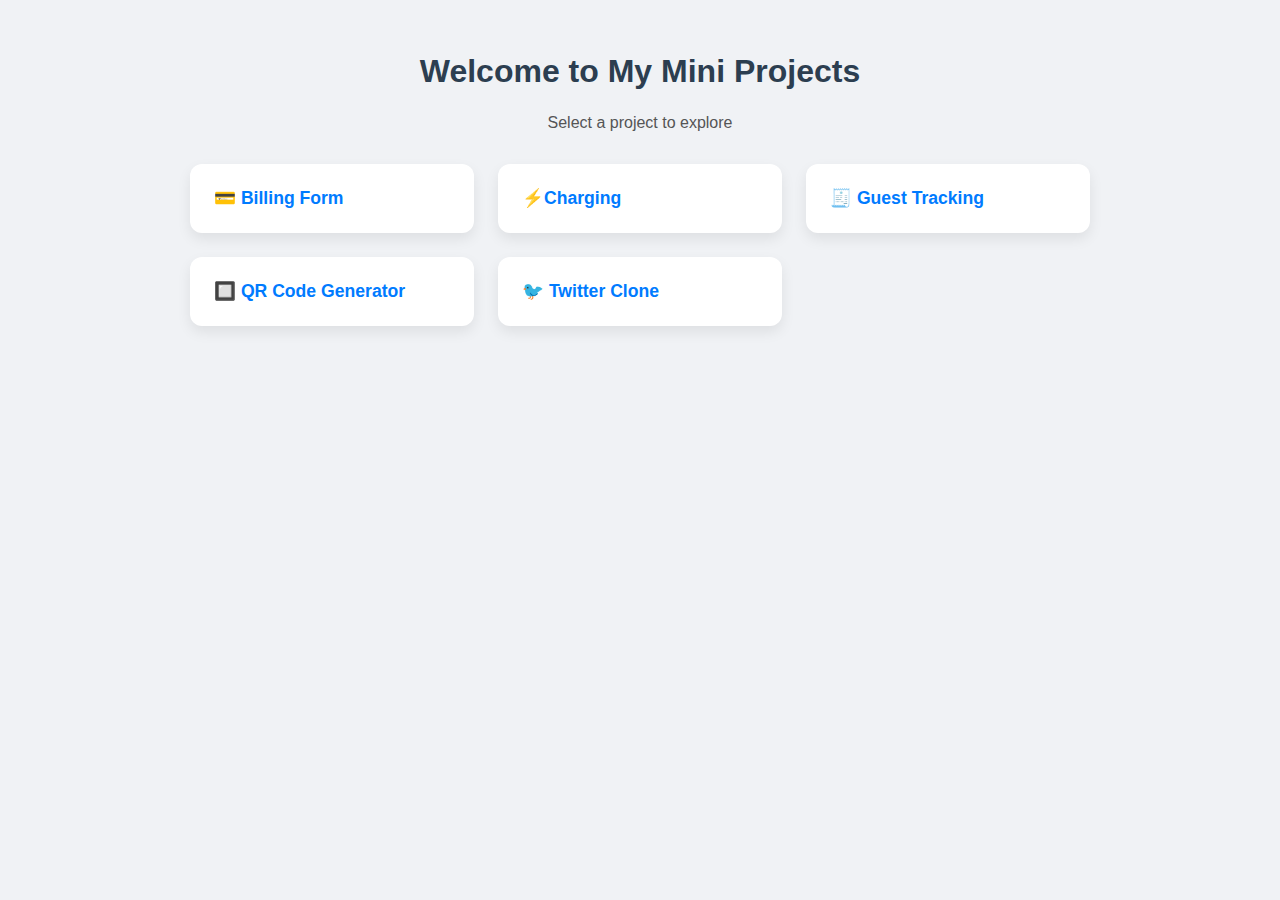
<file: index.html>
<!DOCTYPE html>
<html lang="en">
<head>
  <meta charset="UTF-8">
  <title>Turah Rae | Mini Projects</title>
  <meta name="viewport" content="width=device-width, initial-scale=1.0" />
  <style>
    body {
      font-family: 'Segoe UI', sans-serif;
      background-color: #f0f2f5;
      margin: 0;
      padding: 2rem;
      display: flex;
      flex-direction: column;
      align-items: center;
    }

    h1 {
      color: #2c3e50;
      margin-bottom: 0.5rem;
    }

    p {
      color: #555;
      margin-bottom: 2rem;
    }

    .projects {
      display: grid;
      grid-template-columns: repeat(auto-fit, minmax(220px, 1fr));
      gap: 1.5rem;
      width: 100%;
      max-width: 900px;
    }

    .card {
      background-color: #fff;
      padding: 1.5rem;
      border-radius: 12px;
      box-shadow: 0 6px 14px rgba(0, 0, 0, 0.08);
      transition: transform 0.2s ease, box-shadow 0.2s ease;
    }

    .card:hover {
      transform: translateY(-6px);
      box-shadow: 0 10px 18px rgba(0, 0, 0, 0.12);
    }

    .card a {
      text-decoration: none;
      color: #007bff;
      font-size: 1.1rem;
      font-weight: 600;
    }

    .card a:hover {
      text-decoration: underline;
    }
  </style>
</head>
<body>
  <h1> Welcome to My Mini Projects</h1>
  <p>Select a project to explore</p>

  <div class="projects">
    <div class="card">
      <a href="./Billing-Form/">💳 Billing Form</a>
    </div>
    <div class="card">
      <a href="./Charging/">⚡Charging</a>
    </div>
    <div class="card">
      <a href="./Guest">🧾 Guest Tracking</a>
    </div>
    <div class="card">
      <a href="./QRcode/">🔲 QR Code Generator</a>
    </div>
    <div class="card">
      <a href="./Twt">🐦 Twitter Clone</a>
    </div>
  </div>
</body>
</html>
</file>
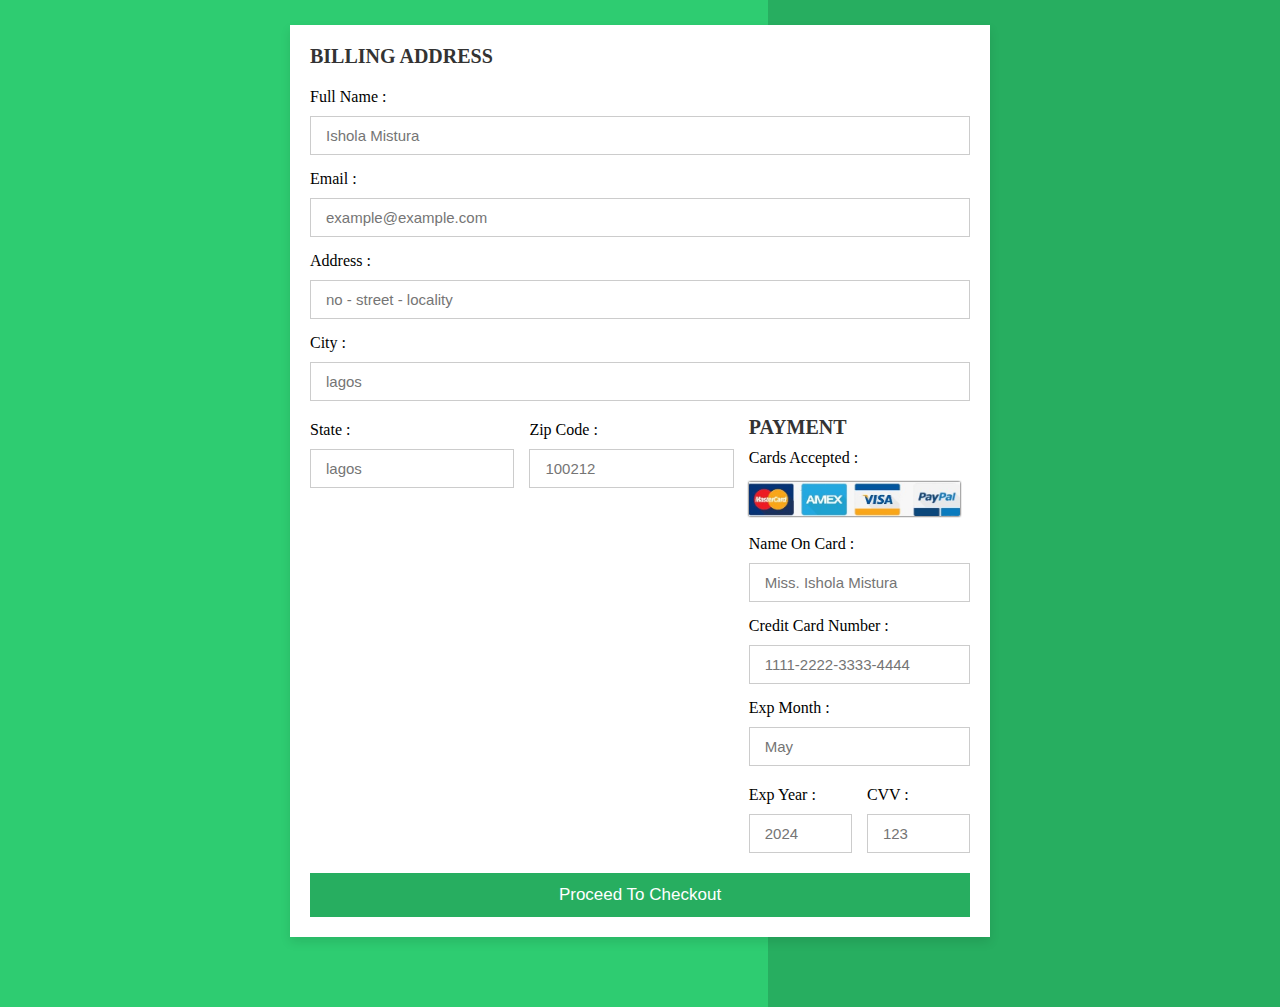
<file: Billing-Form/index.html>
<!DOCTYPE html>
<html>
    <head>
        <title>Gateway Form</title>
        <link rel="stylesheet" href="style.css">
    </head>
    <body>
        <div class="container">
            <form action="">
            <div class="row">
            <div class="col">
                <h3 class="title">billing address</h3>

                <div class="inputBox">
                    <span>full name :</span>
                    <input type="text" placeholder="Ishola Mistura">
                </div>

                <div class="inputBox">
                    <span>email :</span>
                    <input type="email" placeholder="example@example.com">
                </div>

                <div class="inputBox">
                    <span>address :</span>
                    <input type="text" placeholder="no - street - locality">
                </div>

                <div class="inputBox">
                    <span>city :</span>
                    <input type="text" placeholder="lagos">
                </div>

                <div class="flex">
                <div class="inputBox">
                    <span>state :</span>
                    <input type="text" placeholder="lagos">
                </div>

                <div class="inputBox">
                    <span>zip code :</span>
                    <input type="text" placeholder="100212">
                </div>
                
                <div class="col">

                    <h3 class="title">payment</h3>
    
                    <div class="inputBox">
                        <span>cards accepted :</span>
                        <img src="Atm Cards.JPG" alt="">
                    </div>

                    <div class="inputBox">
                        <span>name on card :</span>
                        <input type="text" placeholder="Miss. Ishola Mistura">
                    </div>
    
                    <div class="inputBox">
                        <span>credit card number :</span>
                        <input type="number" placeholder="1111-2222-3333-4444">
                    </div>
    
                    <div class="inputBox">
                        <span>exp month :</span>
                        <input type="text" placeholder="May">
                    </div>
    
                    <div class="flex">
                    <div class="inputBox">
                        <span>exp year :</span>
                        <input type="number" placeholder="2024">
                    </div>
    
                    <div class="inputBox">
                        <span>CVV :</span>
                        <input type="text" placeholder="123">
                    </div>
                    </div>
            </div>
            </div>

            <input type="submit" value="proceed to checkout" class="submit-btn">

        </form>
            </div>
                
    </body>
</html>
</file>
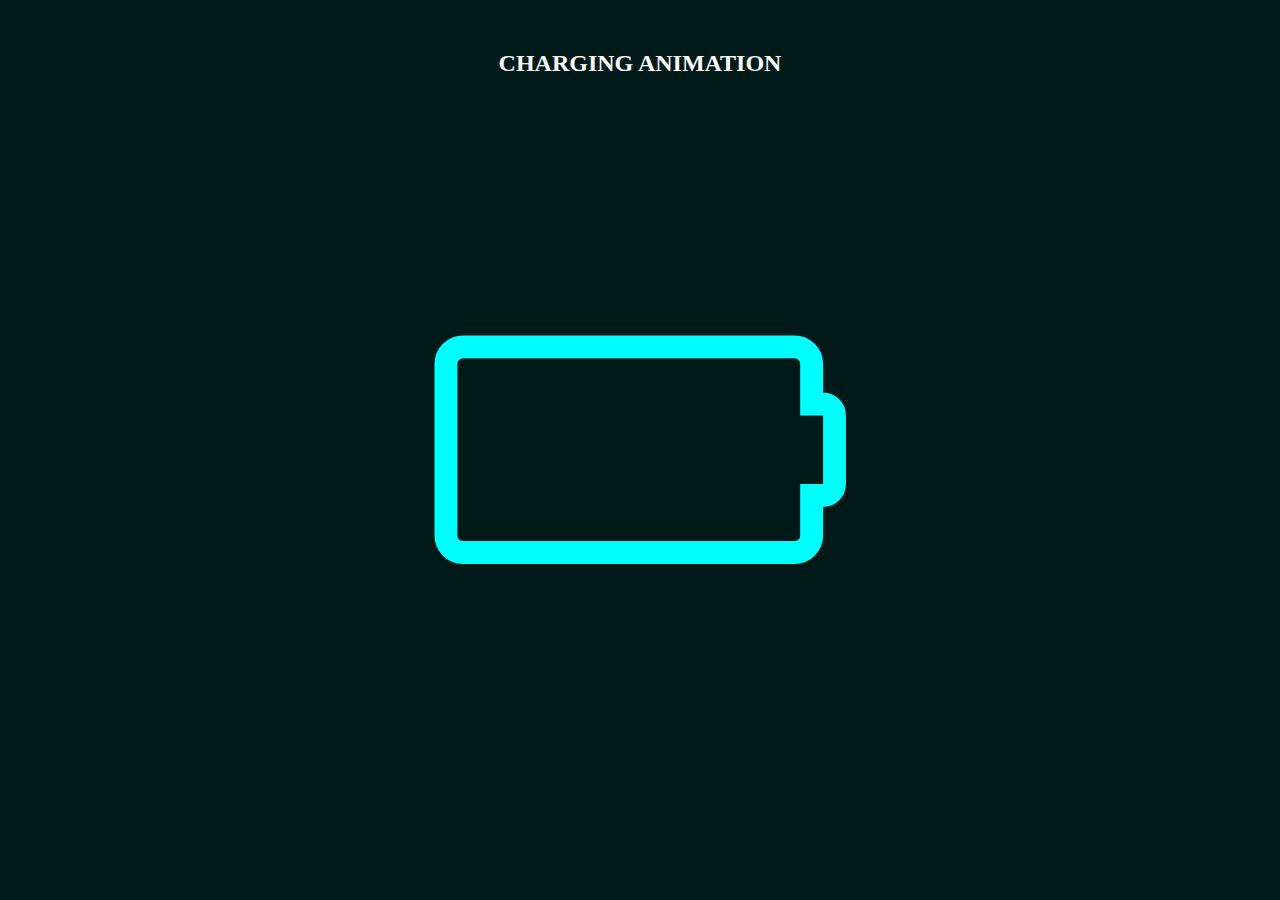
<file: Charging/index.html>
<!DOCTYPE html>
<html>
    <head>
        <title>Charging</title>
        <link rel="stylesheet" href="style.css">
        <link rel="stylesheet" type="text/css" href="https://stackpath.bootstrapcdn.com/font-awesome/4.7.0/css/font-awesome.min.css">
    </head>
    <body>
    <h2>CHARGING ANIMATION</h2>
    <div id="div1" class="fa"></div>
    <script>
        function chargebattery(){
        var a;
        a = document.getElementById("div1");
        a.innerHTML = "&#xf244;";
        setTimeout(function(){
            a.innerHTML = "&#xf243;"; 
        }, 1000);
        setTimeout(function(){
            a.innerHTML = "&#xf242;"; 
        }, 2000);
        setTimeout(function(){
            a.innerHTML = "&#xf241;"; 
        }, 3000);
        setTimeout(function(){
            a.innerHTML = "&#xf240;"; 
        }, 4000);
    }
    chargebattery();
    setInterval(chargebattery, 5000);
    </script>
</body>
</html>
</file>
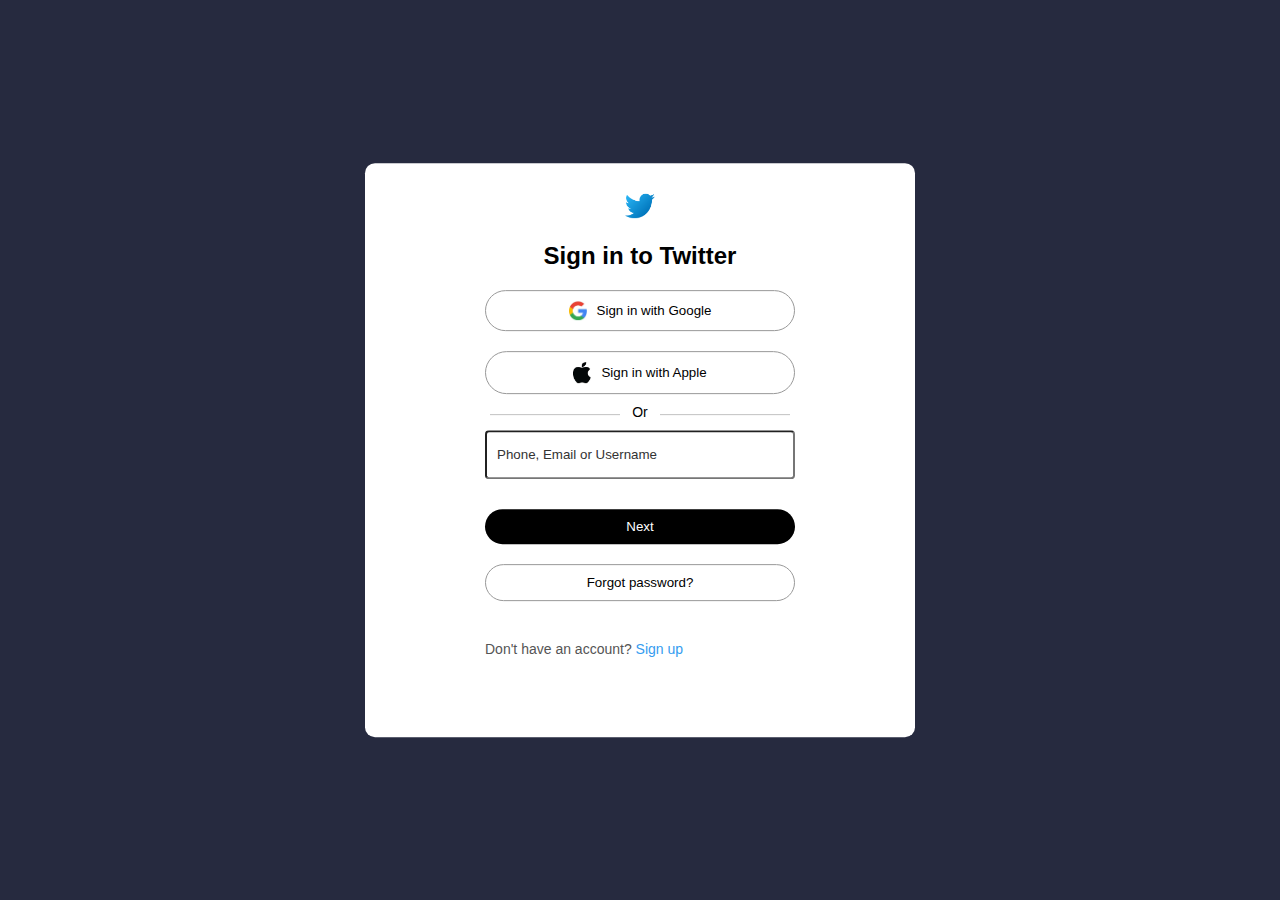
<file: Twt/index.html>
<!DOCTYPE html>
<html>
    <head>
        <title>Twitter Login Practice</title>
        <link rel="stylesheet" href="style.css">
    </head>
    <body>
        <div class="login-box">
            <img src="twt.JPG" class="logo">
            <h2>Sign in to Twitter</h2>
            <button><img src="go.JPG">Sign in with Google</button>
            <button><img src="a.JPG">Sign in with Apple</button>
            <hr>
            <span>Or</span>
            <form>
                <input type="text" placeholder="Phone, Email or Username">
                <button>Next</button>
            </form>
            <button>Forgot password?</button>
            <p>Don't have an account? <a href="#">Sign up</a></p>
        </div>
    </body>
</html>
</file>
<file: Billing-Form/style.css>
*{
    margin: 0;
    padding: 0;
    font-family: 'Poppins' sans-serif;
    box-sizing: border-box;
    outline: none;
    border: none;
    text-transform: capitalize;
    transition: all .2s linear;
}

.container{
    display: flex;
    justify-content: center;
    align-items: center;
    padding: 25px;
    min-height: 100vh;
    background: linear-gradient(90deg, #2ecc71 60%, #27ae60 40.1%);
    padding-bottom: 70px;
}

.container form{
    padding: 20px;
    width: 700px;
    background: #fff;
    box-shadow: 0 5px 10px rgba(0,0,0,.1);
}

.container form .row{
    display: flex;
    flex-wrap: wrap;
    gap:15px;
}

.container form .row .col{
    flex:1 1 250px;
}

.container form .row .col .title{
    font-size: 20px;
    color: #333;
    padding-bottom: 5px;
    text-transform: uppercase;
}

.container form .row .col .inputBox{
    margin: 15px 0;
}

.container form .row .col .inputBox span{
    margin-bottom: 10px;
    display: block;
}
.container form .row .col .inputBox input{
    width: 100%;
    border: 1px solid #ccc;
    padding: 10px 15px;
    font-size: 15px;
    text-transform: none;
}

.container form .row .col .inputBox input:focus{
    border: 1px solid #000;
}

.container form .row .col .flex{
    display: flex;
    gap: 15px;
}

.container form .row .col .flex .inputBox{
    margin-top: 5px;
} 

.container form .row .col .inputBox img{
    height: 34px;
    margin-top: 5px;
    filter: drop-shadow(0 0 1px #000);
}

.container form .submit-btn{
    width: 100%;
    padding: 12px;
    font-size: 17px;
    background: #27ae60;
    color: #fff;
    margin-top: 5px;
    cursor: pointer;
}

.container form .submit-btn:hover{
    background: #2ecc71;
}
</file>
<file: Charging/style.css>
*{
    margin: 0;
    padding: 0;
    box-sizing: border-box;
}

body{
    background: #001a1a;
    display: flex;
    justify-content: center;
    align-items: center;
    min-height: 100vh;
}

h2{
    position: absolute;
    text-align: center;
    top: 50px;
    color: white;
    font: 8em;
}

#div1{
    font-size: 20em;
}

.fa{
    color: #00ffff;
}
</file>
<file: Twt/style.css>
*{
    margin: 0;
    padding: 0;
    font-family: 'Poppins', sans-serif;
    box-sizing: border-box;
}

body{
    background: #262a3f;
}

.login-box{
    background: #ffff;
    padding: 30px 120px;
    width: 550px;
    position: absolute;
    top: 50%;
    left: 50%;
    transform: translate(-50%, -50%);
    text-align: center;
    border-radius: 10px;
}

.logo{
    width: 30px;
    margin-bottom: 20px;
}

.login-box h2{
    margin-bottom: 20px;
}

.login-box button img{
    width: 18px;
    margin-right: 10px;
}

.login-box button{
    width: 100%;
    padding: 10px 0;
    display: flex;
    align-items: center;
    justify-content: center;
    margin: 20px 0;
    border-radius: 30px;
    background-color: transparent;
    border: 1px solid #999;
    font-weight: 500;
    cursor: pointer;
}

.login-box hr{
    border: 0;
    height: 1px;
    background: #c2c2c2;
    margin: 5px;
}

.login-box span{
    display: block;
    width: 40px;
    margin: auto;
    background: #fff;
    font-size: 14px;
    margin-top: -16px;
}

.login-box input{
    width: 100%;
    background: transparent;
    border: 1p solid #999;
    outline: 0;
    padding: 15px 10px;
    border-radius: 4px;
    margin:  10px 0;
}

::placeholder{
    font-weight: 500;
    color: #333;
}

.login-box form button{
    background: #000;
    color: #fff;
    border: 0;
    margin-bottom: 15px;
}

.login-box p{
    text-align: left;
    font-size: 14px;
    color: #555;
    margin: 40px 0 50px;
}

.login-box p a{
    text-decoration: none;
    color: #359cf0;
}
</file>
